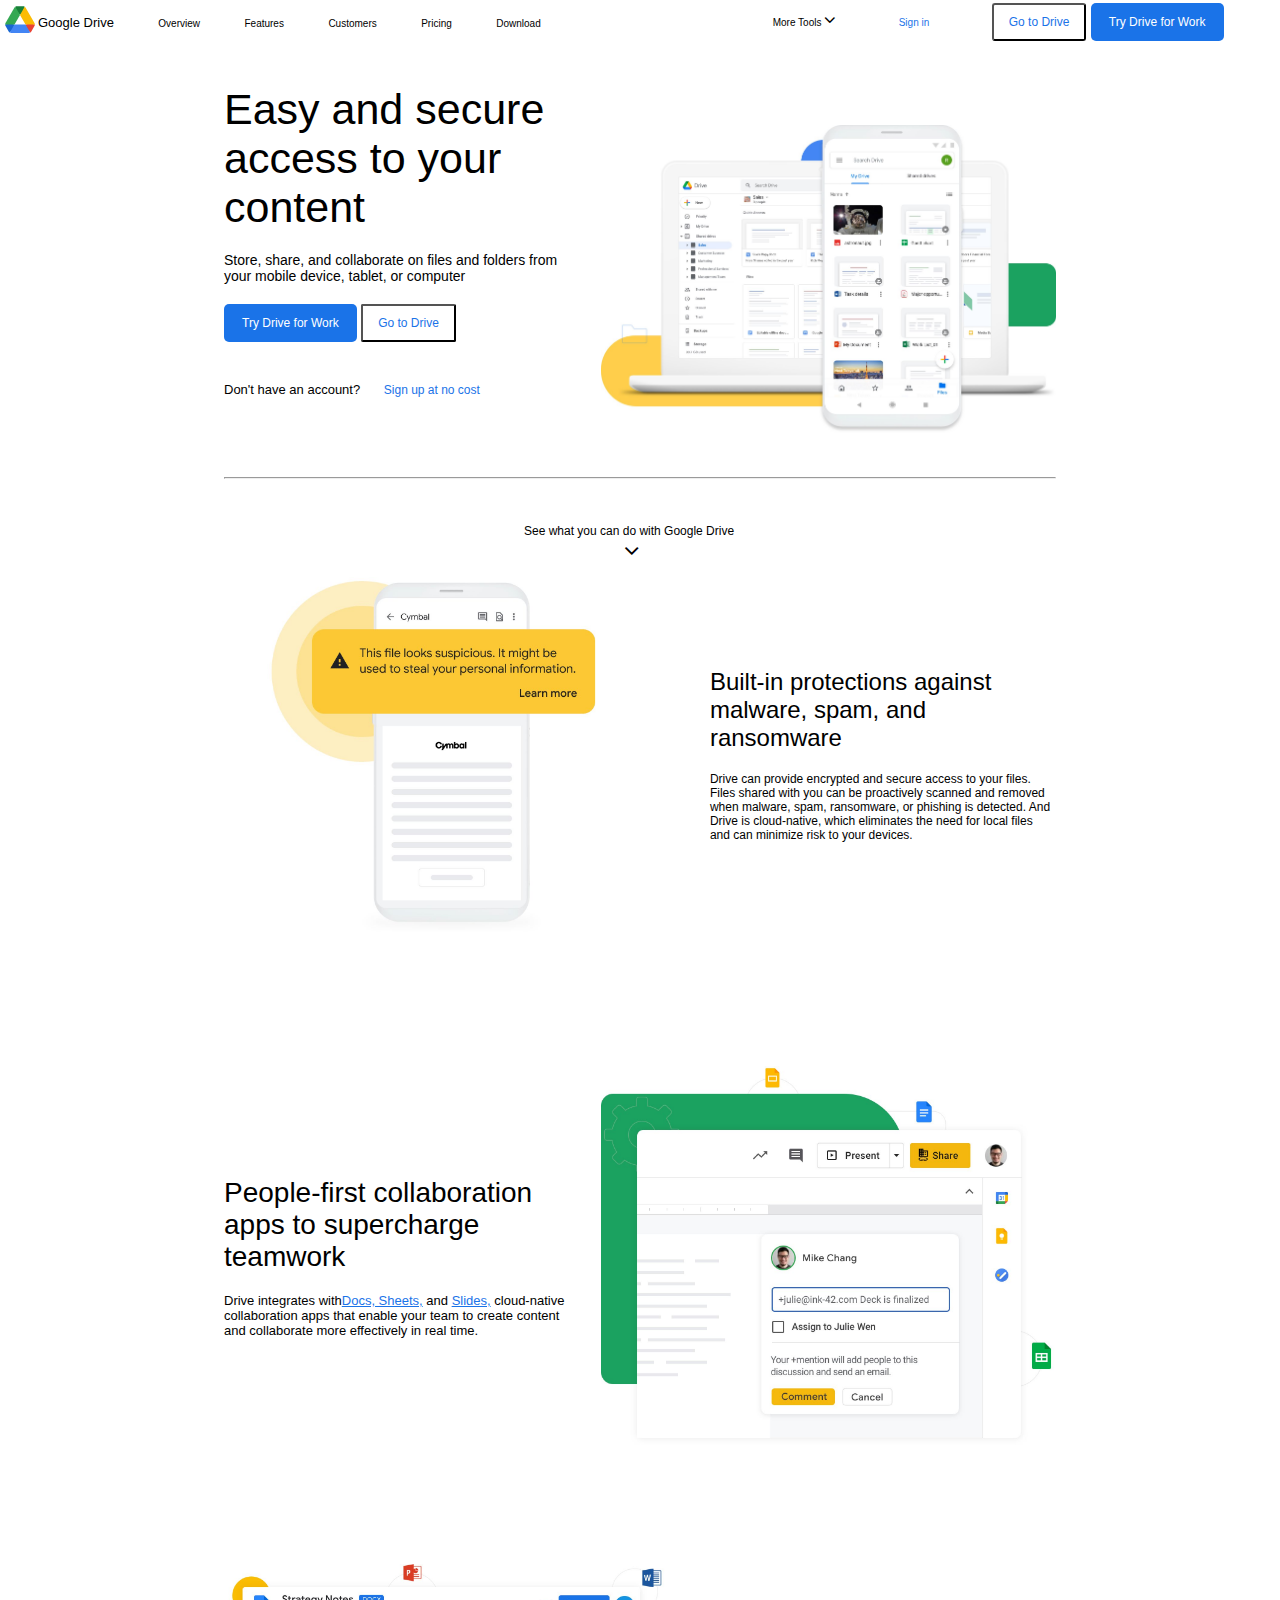
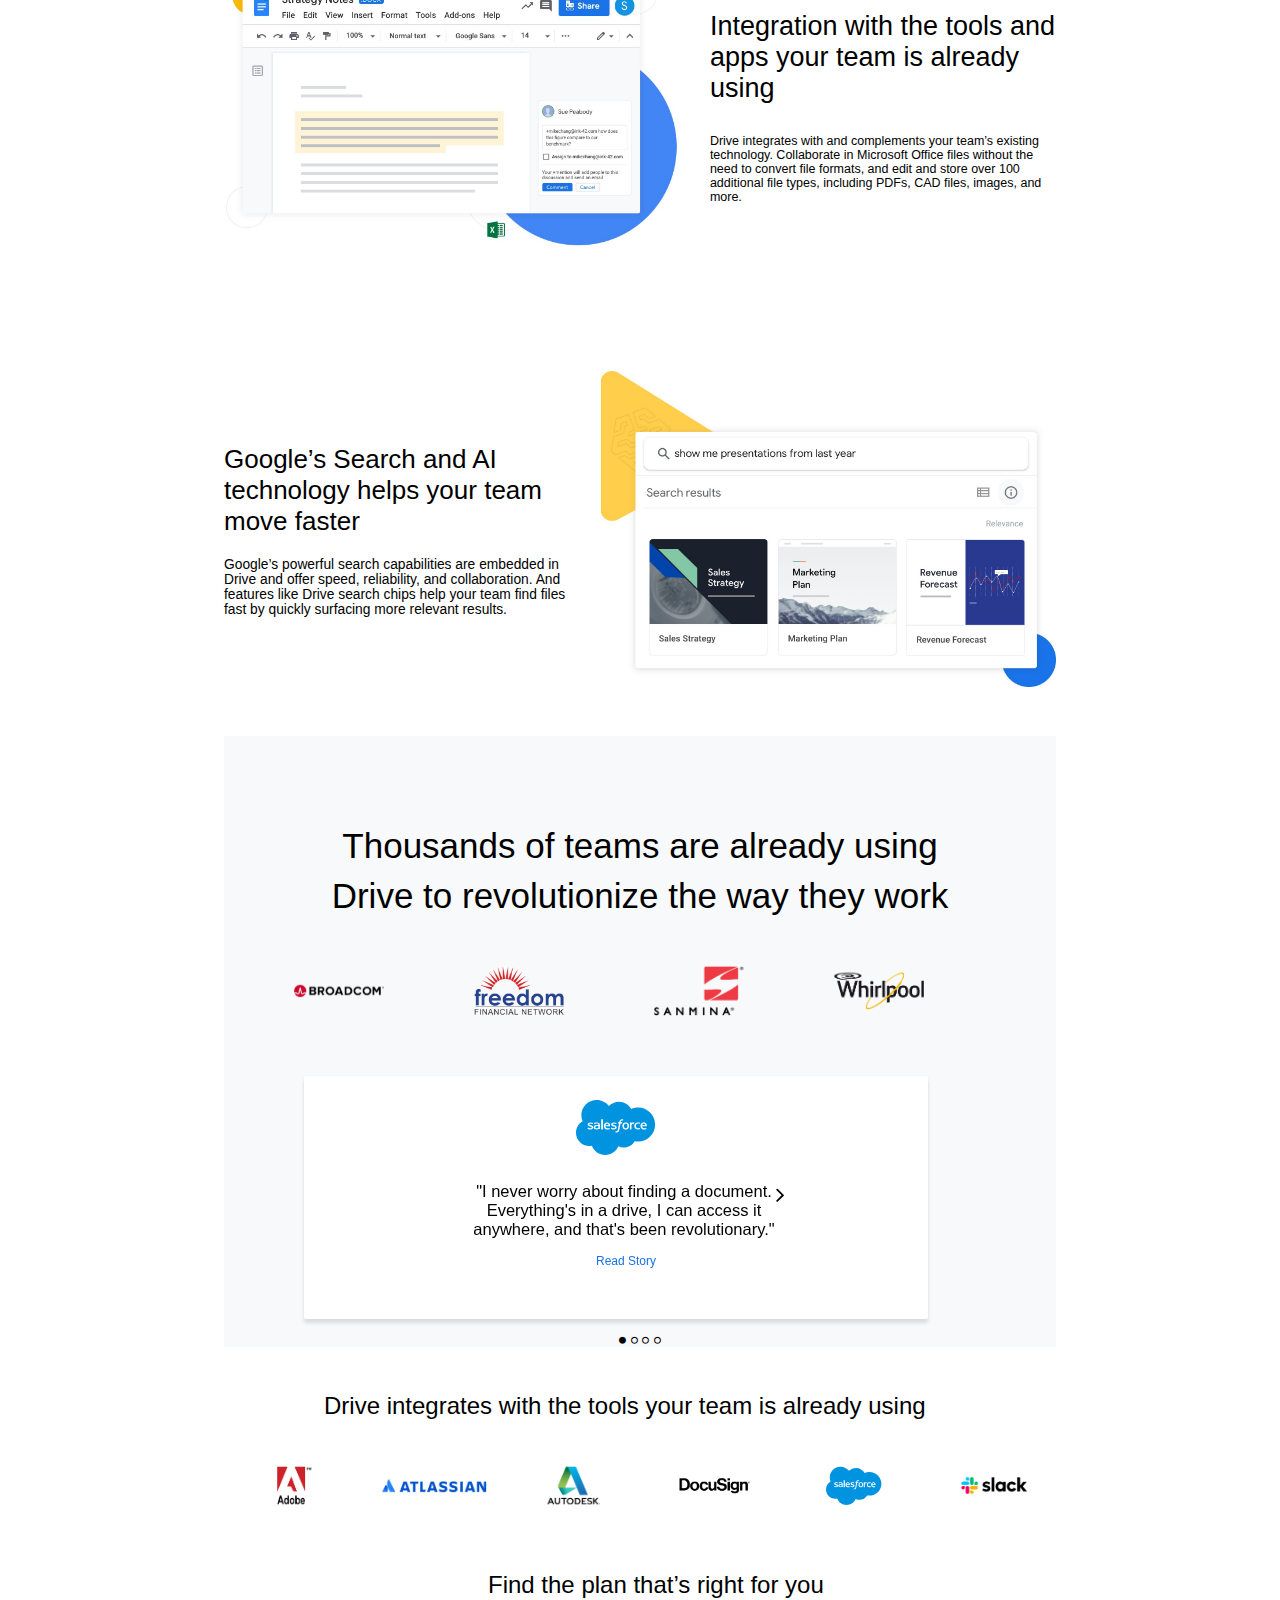
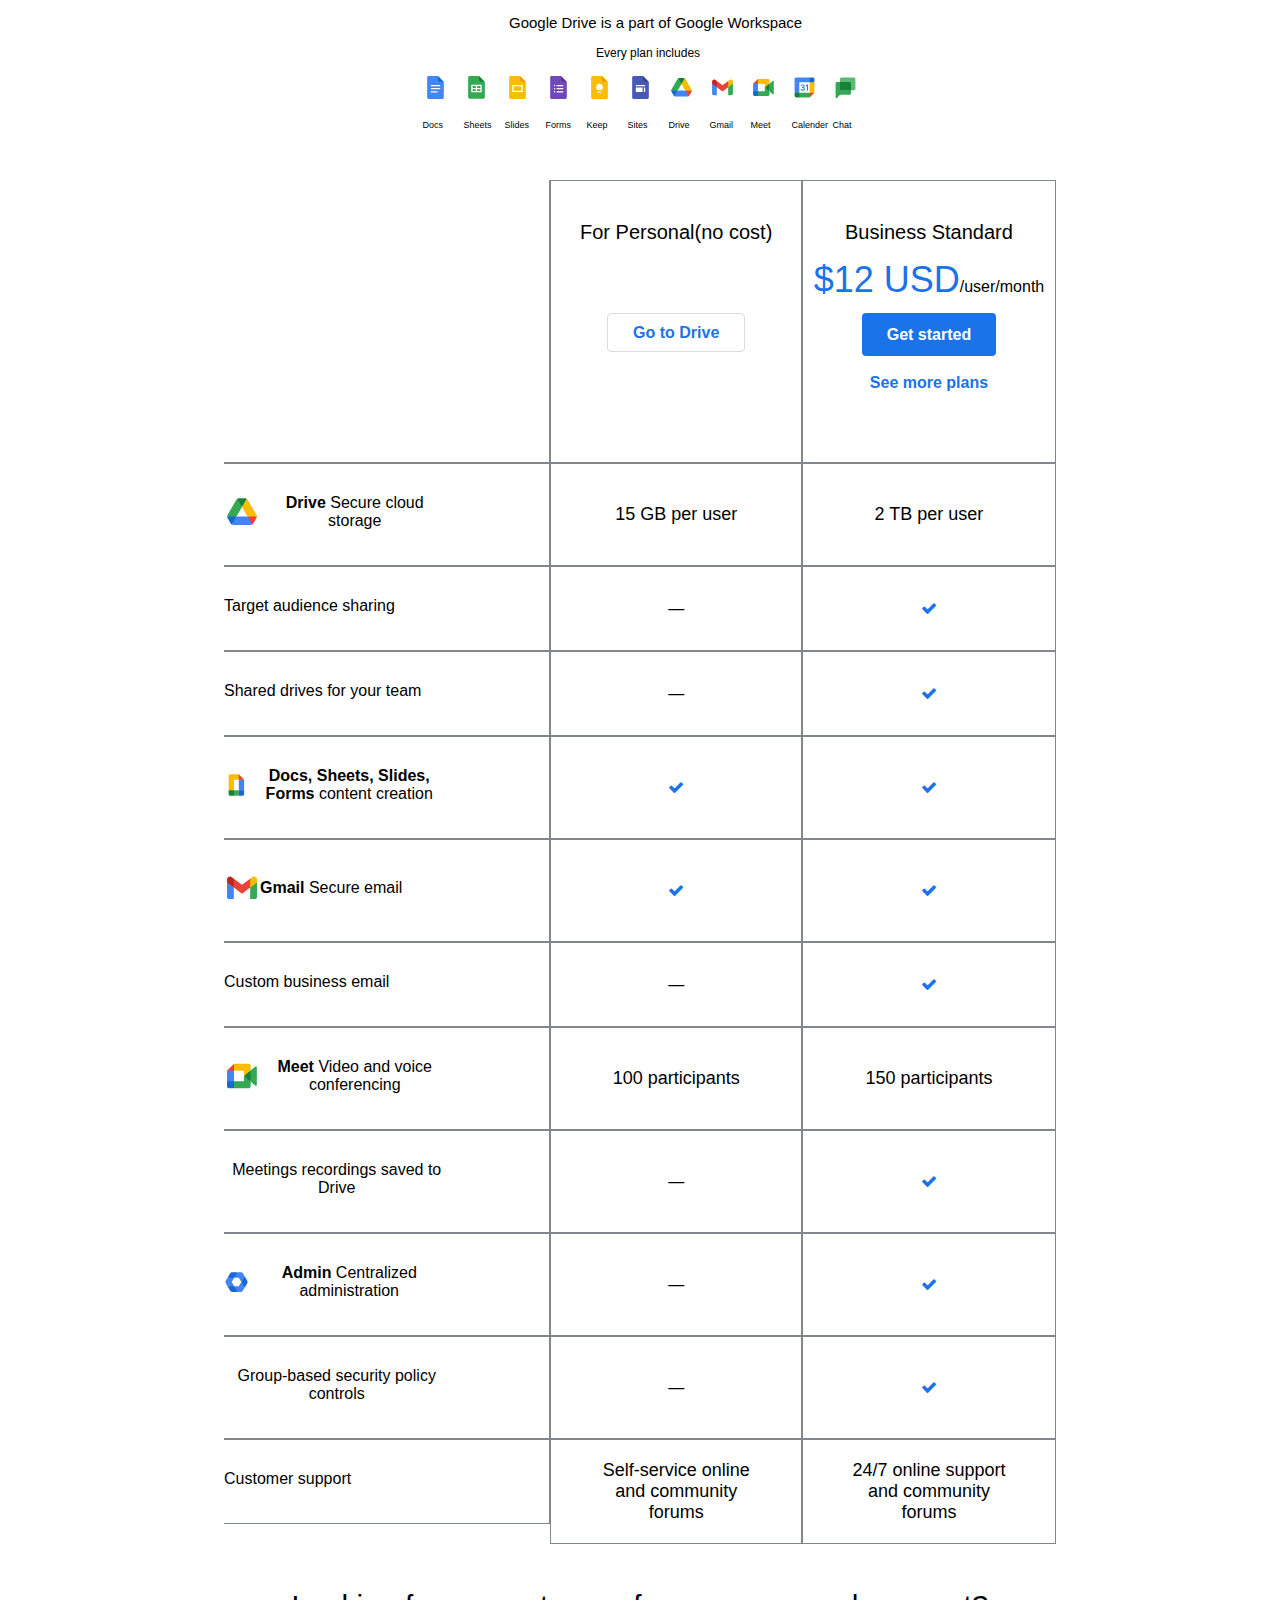
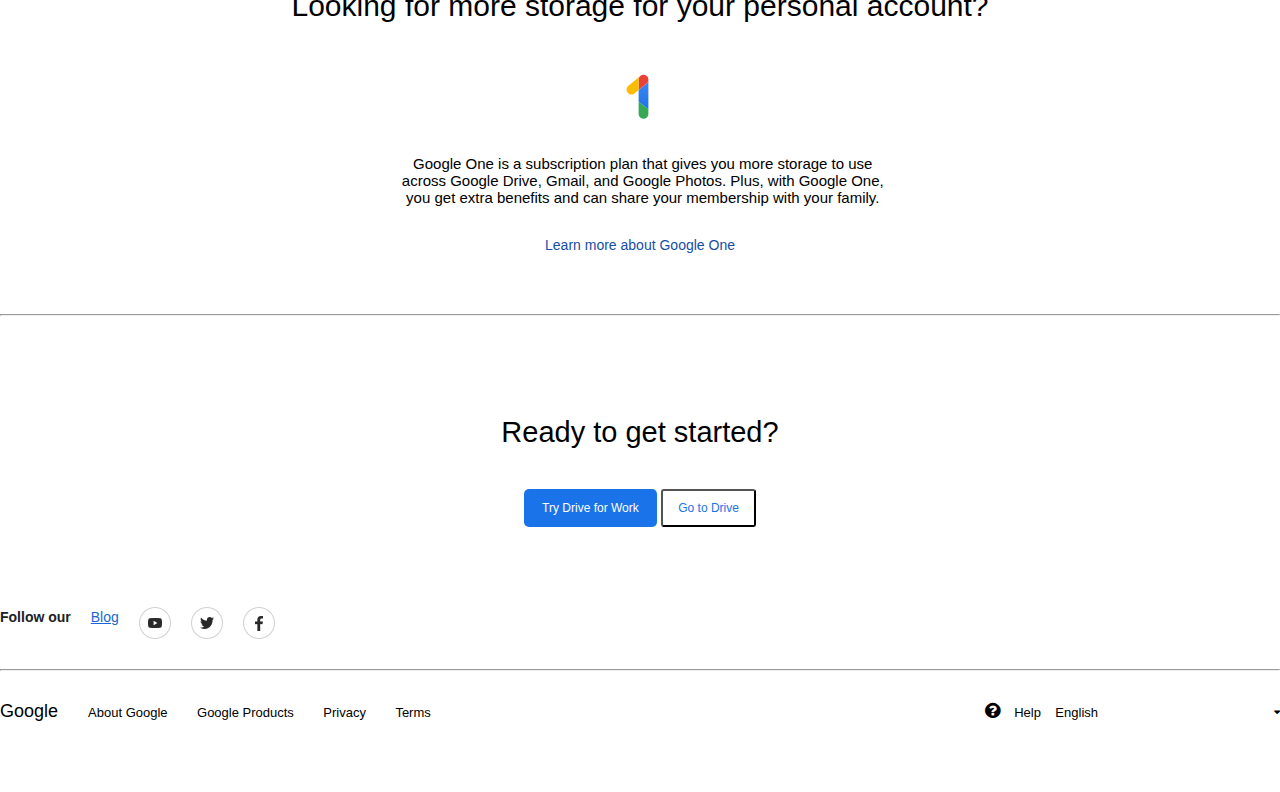
<file: images/index.html>
<!DOCTYPE html>
<html lang="en">
<head>
    <meta charset="UTF-8">
    <meta http-equiv="X-UA-Compatible" content="IE=edge">
    <meta name="viewport" content="width=device-width, initial-scale=1.0">
    <title>googledrive</title>
    <link rel="stylesheet" href="https://cdnjs.cloudflare.com/ajax/libs/font-awesome/4.7.0/css/font-awesome.min.css">
    <link rel="stylesheet" href="index.css">
</head>
<body>
    <!--nav section-->
    <nav class="navbar">
        <div class="logo">
            <img src="drive (1).svg" alt="logo">
        </div>
        <div class="nav-links">
            <div class="top-nav-links">
                <div class="top-nav-links-left">
                    <a href="" id="gdrv"> Google Drive</a>
                    <a href="">Overview</a>
                    <a href="">Features</a>
                    <a href="">Customers</a>
                    <a href="">Pricing</a>
                    <a href="../download/download.html">Download</a>
                </div>
                <div class="top-nav-links-right">
                    <a href="">More Tools <i style="font-size:18px" class="fa">&#xf107;</i></a>
                    <a href="" id="signin">Sign in</a>
                    <button id="btn1">Go to Drive</button>
                    <button id="btn2">Try Drive for Work</button>
                </div>
            </div>
        </div>    
    </nav>
    <div class="container">

        <!--first section-->
        <div class="banner1 margin-top">
            <div class="col-5">
                <div class="first-banner-text">
                    <h2>Easy and secure access to your content</h2>
                    <p id="first-banner-text-one">Store, share, and collaborate on files and folders from your mobile device, tablet, or computer</p>
                    <button id="btn-1">Try Drive for Work</button>
                    <button id="btn-2">Go to Drive</button>
                    <p id="dont">Don't have an account? <button id="signup">Sign up at no cost</button></p>
                    
                </div>
            </div>
            <div class="col-7">
                <div class="first-banner-img">
                    <img src="unnamedimg1.jpg" alt="pics">
                </div>
    
            </div>
        </div>
        <hr>
        <!--second section-->
        <div class="banner2 margin-top">
            <div banner2-txt>
                <p id="see">See what you can do with Google Drive </p>
            </div>
            <div id="fa-fa">
                <i style="font-size:24px" class="fa">&#xf107;</i>
            </div>
            
        </div>
        <div class="banner2-bottom">
            <div class="col-7">
                <div class="banner2-img">
                    <img src="unnamedimg2.jpg" alt="pics">
                </div>
            </div>
            <div class="col-5">
                <div class="banner2-text">
                    <h2>Built-in protections against malware, spam, and ransomware</h2>
                    <p id="banner2-text-2">Drive can provide encrypted and secure access to your files. Files shared with you can be proactively scanned and removed when malware, spam, ransomware, or phishing is detected. And Drive is cloud-native, which eliminates the need for local files and can minimize risk to your devices.</p>
                </div>
            </div>
        </div>

        <!--third section-->
        <div class="banner3 margin-top">
            <div class="col-5">
                <div class="banner3-text">
                    <h2>People-first collaboration apps to supercharge teamwork</h2>
                <p id="banner3-text-1">Drive integrates with<a href="" >Docs, Sheets,</a>  and <a href="" >Slides,</a> cloud-native collaboration apps that enable your team to create content and collaborate more effectively in real time.</p>
                </div>

            </div>
            <div class="col-7">
                <div class="banner3-img">
                    <img src="unnamedimg3.jpg" alt="pics">
                </div>
            </div>
        </div>

        <!--fourth section-->
        <div class="banner4 margin-top">
            <div class="col-7">
                <div class="banner4-img">
                    <img src="unnamedimg4.jpg" alt="pics">
                </div>
            </div>
            <div class="col-5">
                <div class="banner4-text">
                    <h2>Integration with the tools and apps your team is already using</h2>
                    <p id="banner4-text-1">Drive integrates with and complements your team’s existing technology. Collaborate in Microsoft Office files without the need to convert file formats, and edit and store over 100 additional file types, including PDFs, CAD files, images, and more.</p>
                </div>
            </div>
        </div>

        <!--fifth section-->
        <div class="banner5 margin-top">
            <div class="col-5">
                <div class="banner5-text">
                    <h2>Google’s Search and AI technology helps your team move faster</h2>
                <p id="banner5-text-1">Google’s powerful search capabilities are embedded in Drive and offer speed, reliability, and collaboration. And features like Drive search chips help your team find files fast by quickly surfacing more relevant results.</p>
                </div>

            </div>
            <div class="col-7">
                <div class="banner5-img">
                    <img src="unnamedimg5.jpg" alt="pics">
                </div>
            </div>
        </div>

        <!--sixth section-->
        <div class="banner6 margin-top">
            <div class="banner6-text">
                <h2>Thousands of teams are already using </h2>
                <h2>Drive to revolutionize the way they work</h2>
            </div>
            <div class="banner6-logo">
                <img src="Broadcom.svg" alt="Broadcom">
                <img src="logo_Freedom.svg" alt="Freedom">
                <img src="logo_Sanmina.svg" alt="sanmina">
                <img src="logo_Whirlpool.svg" alt="whirlpool">
            </div>
            <div class="banner6-section-2">
                <img src="logo-Salesforce.svg" alt="salesforce">
                <h3 id="neverworry">"I never worry about finding a document. Everything's in a drive, I can access it anywhere, and that's been revolutionary."<i style="font-size:24px" class="fa">&#xf105;</i></h3>
                <button id="read">Read Story</button>
            </div>
            <div class="icons">
                <i style="font-size:8px" class="fa">&#xf111;</i>
                <i style="font-size:8px" class="fa">&#xf10c;</i>
                <i style="font-size:8px" class="fa">&#xf10c;</i>
                <i style="font-size:8px" class="fa">&#xf10c;</i>
            </div>
        </div>

        <!--seventh section-->
        <div class="banner7 margin-top">
            <h2 id="drive">Drive integrates with the tools your team is already using</h2>
            <div class="banner7-images">
                <img src="logo-Adobe.svg" alt="adobe">
                <img src="logo-Atlassian.svg" alt="atlass">
                <img src="logo-Autodesk.svg" alt="auto">
                <img src="logo-Docusign.svg" alt="docu">
                <img src="logo-Salesforce.svg" alt="sales">
                <img src="logo-Slack.svg" alt="slack">
            </div>
        </div>

        <!--eight section-->
        <div class="banner8 margin-top">
            <div>
                <h2 id="find">Find the plan that’s right for you</h2>
                <h3 id="googledrive">Google Drive is a part of Google Workspace</h3>
                <p id="every">Every plan includes</p>
            </div>
            <div class="banner8-bottom-images">
                <img src="docs.svg" alt="docs">
                <img src="sheets.svg" alt="sheet">
                <img src="slides.svg" alt="slides">
                <img src="forms.svg" alt="forms">
                <img src="keep.svg" alt="keep">
                <img src="sites.svg" alt="sites">
                <img src="drive.svg" alt="drive">
                <img src="gmail.svg" alt="gmail">
                <img src="meet.svg" alt="meet">
                <img src="calendar.svg" alt="cal">
                <img src="chat.svg" alt="chat">
            </div>
            <div class="banner8-bottom-heading" >
                <p>Docs</p>
                <p>Sheets</p>
                <p>Slides</p>
                <p>Forms</p>
                <p>Keep</p>
                <p>Sites</p>
                <p>Drive</p>
                <p>Gmail</p>
                <p>Meet</p>
                <p>Calender</p>
                <p>Chat</p>
            </div>   
        </div>

        <!--table section-->
        <table>
            <tr>
                <th id="header1"></th>
                <th id="header2">
                    <div class="cost">
                        <h4>For Personal(no cost)</h4>
                    </div>
                    <div class="drive">
                        <a href="" id="drive">Go to Drive</a></th>
                    </div>
                <th id="header3"><h4>Business Standard</h4>
                    <div class="span">
                        <span id="span1">$12 USD</span><span id="span2">/user/month</span><br>
                    </div>
                    <a href="" id="team">Get started</a><br>
                    <div class="plan">
                        <a href="" id="plan">See more plans</a>
                    </div>
                </th>
            </tr>
            <tr>
                <td id="col1">
                    <img src="drive.svg" alt=""><span><B> Drive</B> Secure cloud storage</span>
                </td>
                <td id="col2"><p>15 GB per user</p></td>
                <td id="col3"><p>2 TB per user</p></td>
            </tr>
            <tr>
                <td id="col1">Target audience sharing</td>
                <td id="col2">&mdash;</td>
                <td id="col3"><i class="fa fa-check" aria-hidden="true" id="check"></i></td>
            </tr>
            <tr>
                <td id="col1">Shared drives for your team</td>
                <td id="col2">&mdash;</td>
                <td id="col3"><i class="fa fa-check" aria-hidden="true" id="check"></i></td>
            </tr>
            <tr>
                <td id="col1"><img src="docs-table.svg" alt=""><span><B>Docs, Sheets, Slides, Forms </B>content creation</span></td>
                <td id="col2"><i class="fa fa-check" aria-hidden="true" id="check"></i></td>
                <td id="col3"><i class="fa fa-check" aria-hidden="true" id="check"></i></td>
            </tr>
            <tr>
                <td id="col1"><img src="gmail.svg" alt=""><span><B>Gmail </B>Secure email</span></td>
                <td id="col2"><i class="fa fa-check" aria-hidden="true" id="check"></i></td>
                <td id="col3"><i class="fa fa-check" aria-hidden="true" id="check"></i></td>
            </tr>
            <tr>
                <td id="col1">Custom business email</td>
                <td id="col2">&mdash;</td>
                <td id="col3"><i class="fa fa-check" aria-hidden="true" id="check"></i></td>
            </tr>
            <tr>
                <td id="col1"><img src="meet.svg" alt=""><span><B>Meet </B>Video and voice conferencing</span></td>
                <td id="col2"><p>100 participants</p></td>
                <td id="col3"><p>150 participants</p></td>
            </tr>
            <tr>
                <td id="col1">Meetings recordings saved to Drive</td>
                <td id="col2">&mdash;</td>
                <td id="col3"><i class="fa fa-check" aria-hidden="true" id="check"></i></td>
            </tr>
            <tr>
                <td id="col1"><img src="security_administrations.svg" alt=""><span><B>Admin </B>Centralized administration</span></td>
                <td id="col2">&mdash;</td>
                <td id="col3"><i class="fa fa-check" aria-hidden="true" id="check"></i></td>
            </tr>
            <tr>
                <td id="col1">Group-based security policy controls</td>
                <td id="col2">&mdash;</td>
                <td id="col3"><i class="fa fa-check" aria-hidden="true" id="check"></i></td>
            </tr>
            <tr>
                <td id="col1">Customer support</td>
                <td id="col2"><p>Self-service online and community <br> forums</p></td>
                <td id="col3"><p>24/7 online support and community <br> forums</p></td>
            </tr>
        </table>

        <!--bottom section-->
        <div class="bottom-section margin-top">
            <div class="bottoms">
                <h2 id="looking">Looking for more storage for your personal account?</h2>
                <img src="logo_one_color_1x_web_48dp.png" alt="collogo">
            </div>
            <div class="bottom-text">
                <h4 id="googlee">Google One is a subscription plan that gives you more storage to use across Google Drive, Gmail, and Google Photos. Plus, with Google One, you get extra benefits and can share your membership with your family.</h4>
                <a href="" id="learnmore">Learn more about Google One</a>
            </div>
        </div>
    </div>
    <hr>

    <!--last section-->
    <div class="final">
        <h2 id="ready">Ready to get started?</h2>
        <button id="btn-10">Try Drive for Work</button>
        <button id="btn-20">Go to Drive</button>
    </div>

        <!-- footer --> 
        <footer class="margin-top">
            <div class="footer">
                    <div class="footer-top-left">
                        <h4>Follow our  </h4>
                        <a href="">Blog</a>
                        <img src="youtube.png" alt="youtube">
                        <img src="twitter.png" alt="twitter">
                        <img src="facebook.png" alt="facebook">
                    </div>
                    <div></div>
                    <hr>

                    <div class="footer-bottom-second">
                        <div class="footer-bottom-second-left">
                            <a href="" id="ggle">Google </a>
                            <a href="">About Google</a>
                            <a href="">Google Products</a>
                            <a href="">Privacy</a>
                            <a href="">Terms</a>
                        </div>
        
                        <div class="footer-bottom-second-right">
                           <div class="footer-bottom-second-rightqs">
                                
                                    <i class="fa fa-question-circle" style="font-size:18px"></i>
                                
                                <a href="">Help</a>
                                <a href="">English</a>
                           </div>
                            <div class="footer-bottom-second-right-text">
                                <div id="caret">
                                    <i class="fa fa-caret-down" style="font-size:11px"></i>
                                </div>
                            </div>
                        </div>
                    </div>
            </div>        

        </footer>
</body>
</html>
</file>
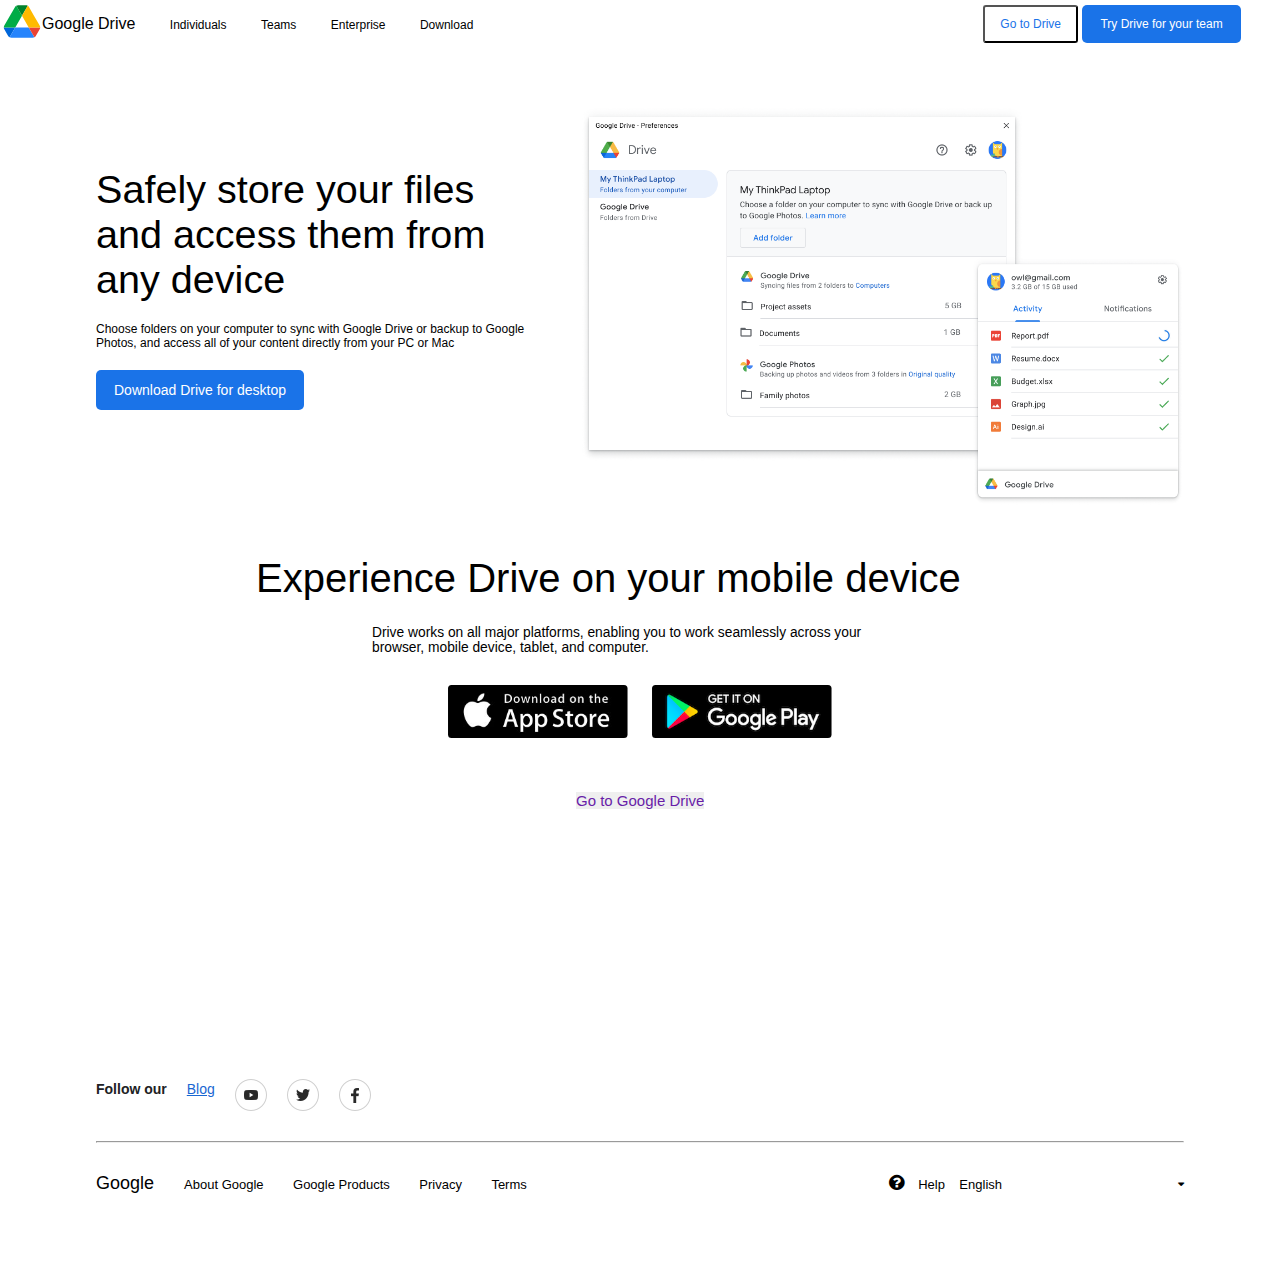
<file: download/download.html>
<!DOCTYPE html>
<html lang="en">
<head>
    <meta charset="UTF-8">
    <meta http-equiv="X-UA-Compatible" content="IE=edge">
    <meta name="viewport" content="width=device-width, initial-scale=1.0">
    <title>download</title>
    <link rel="stylesheet" href="https://cdnjs.cloudflare.com/ajax/libs/font-awesome/4.7.0/css/font-awesome.min.css">
    <link rel="stylesheet" href="download.css">
</head>
<body>
    <!--nav section-->
    <nav class="navbar">
        <div class="logo">
            <img src="Drive_Product_Icon.svg" alt="logo">
        </div>
        <div class="nav-links">
            <div class="top-nav-links">
                <div class="top-nav-links-left">
                    <a href="" id="gdrv"> Google Drive</a>
                    <a href="">Individuals</a>
                    <a href="">Teams</a>
                    <a href="">Enterprise</a>
                    <a href="">Download</a>
                </div>
                <div class="top-nav-links-right">
                    <button id="btn1">Go to Drive</button>
                    <button id="btn2">Try Drive for your team</button>
                </div>
            </div>
        </div>    
    </nav>
    <div class="container">

        <!--first section-->
        <div class="banner1 margin-top">
            <div class="col-5">
                <div class="first-banner-text">
                    <h2>Safely store your files and access them from any device</h2>
                    <p id="first-banner-text-one">Choose folders on your computer to sync with Google Drive or backup to Google Photos, and access all of your content directly from your PC or Mac</p>
                    <button id="btn-1">Download Drive for desktop</button>
                </div>
            </div>
            <div class="col-7">
                <div class="first-banner-img">
                    <img src="unnamed-download1.png" alt="pics">
                </div>
               
            </div>
        </div>
        <!--second section-->
        <div class="banner2 margin-top">
                <h2> Experience Drive on your mobile device </h2>
                <h3 id="drive">Drive works on all major platforms, enabling you to work seamlessly across your browser, mobile device, tablet, and computer.</h3>
                <div class="banner2-bottom-logo">
                    <img src="icon_AppleStore.svg" alt="pics" id="pichure1">
                    <img src="icon_GooglePlay.svg" alt="pics">
                </div>
                <button id="goto">Go to Google Drive</button>
        </div>


        <!-- footer --> 
        <footer class="margin-top">
            <div class="footer">
                    <div class="footer-top-left">
                        <h4>Follow our  </h4>
                        <a href="">Blog</a>
                        <img src="youtube.png" alt="youtube">
                        <img src="twitter.png" alt="twitter">
                        <img src="facebook.png" alt="facebook">
                    </div>
                    <div></div>
                    <hr>

                    <div class="footer-bottom-second">
                        <div class="footer-bottom-second-left">
                            <a href="" id="ggle">Google </a>
                            <a href="">About Google</a>
                            <a href="">Google Products</a>
                            <a href="">Privacy</a>
                            <a href="">Terms</a>
                        </div>
        
                        <div class="footer-bottom-second-right">
                           <div class="footer-bottom-second-rightqs">
                                
                                    <i class="fa fa-question-circle" style="font-size:18px"></i>
                                
                                <a href="">Help</a>
                                <a href="">English</a>
                           </div>
                            <div class="footer-bottom-second-right-text">
                                <div id="caret">
                                    <i class="fa fa-caret-down" style="font-size:11px"></i>
                                </div>
                            </div>
                        </div>
                    </div>
            </div>        

        </footer>

</body>
</html>
</file>
<file: images/index.css>
*{
    margin: 0px;
    padding: 0px;
}
body{
    font-family: Arial, Helvetica, sans-serif;
}
.navbar{
    display: flex;
/* justify-content: space-between; */
    align-items: center;
    top: 0px;
    position: fixed;
    padding: 2px 2px;
    background-color: #fff;
}
.navbar .logo{
    margin-right:0px;
    margin-bottom: 10px;
}

.top-nav-links{
    display: flex;
    align-items: center;
    margin-bottom: 10px;
}
.top-nav-links-left #gdrv{
    font-size: small;
}
.top-nav-links .top-nav-links-left{
    margin-right: 12em;
}
.top-nav-links .top-nav-links-left a{
    color: black;
    text-decoration: none;
    font-size: x-small;
    margin-right: 40px;
}

.top-nav-links .top-nav-links-right a{
    color: black;
    text-decoration: none;
    font-size: x-small;
    margin-right: 58px;
}
.top-nav-links-right #btn1{
    color: #1a73e8;
    background-color: #fff;
    font-size: 12px;
    box-sizing: border-box 0px;
    padding: 10px 15px;
    border-radius: 3px;
}
.top-nav-links-right #signin{
color: #1a73e8;
}
.top-nav-links-right #btn2{
    color: white;
    background-color:#1a73e8; ;
    font-size: 12px;
    border: none;
    padding: 12px 18px;
    border-radius: 5px;
}
.container{
    width: 65%;
    margin: 0 auto;
}
.margin-top{
    margin-top: 45px;
}
.banner1{
    display: flex; 
    justify-content: space-between; 
    align-items: center; 
    width: 100%;
    padding-top: 40px;
}
.col-7{width: 58.3%;}
.col-5{width: 41.6%;}

.first-banner-text h2{
    font-size: 43px;
    font-weight: 400;
    margin-bottom: 20px;
}
#first-banner-text-one{
    font-size: 14px;
}
.first-banner-img{
    margin-left: 30px;
}
.first-banner-img img{
    width: 100%;
}
.first-banner-text #btn-1{
    color: white;
    background-color:#1a73e8;
    font-size: 12px;
    border: none;
    padding: 12px 18px;
    border-radius: 5px;
    margin-top: 20px;
    margin-bottom: 40px;
}
.first-banner-text #btn-2{
    color: #1a73e8;
    background-color: #fff;
    padding: 10px 15px;
    border-radius: 2px;
    font-size: 12px;
}
.first-banner-text #dont{
font-size: small;

}
.first-banner-text #signup{
font-size: 12px;
border: none;
margin-left: 20px;
color: #1a73e8;
background-color: #fff;
margin-bottom: 80px;
}
.banner2 #see{
    margin-left: 25em;
    font-size: 12px;
}
.banner2-txt{
    margin-left: 25em;
}
#fa-fa{
    margin-left: 25em;
} 
.banner2-bottom{
    display: flex; 
    justify-content: space-between; 
    align-items: center; 
    width: 100%;
    margin-bottom: 80px;
}
.banner2-img{
    margin-right: 30px;
}
.banner2-img img{
    width: 100%;
}
.banner2-text h2{
    font-size: 24px;
    font-weight: 200;
    margin-bottom: 20px;
}
#banner2-text-2{
    font-size: 12px;
}
.banner3{
    display: flex; 
    justify-content: space-between; 
    align-items: center; 
    width: 100%;
    padding-top: 40px;
}
.banner3-text h2{
    font-size: 28px;
    font-weight: 200;
    margin-bottom: 20px;
}
#banner3-text-1{
    font-size: 13px;
}
.banner3-img{
    margin-left: 30px;
}
.banner3-img img{
    width: 100%;
}
#banner3-text-1 a{
    color: #1a73e8;
}
.banner4{
    display: flex; 
    justify-content: space-between; 
    align-items: center; 
    width: 100%;
    margin-bottom: 80px;
    padding-top: 70px;
}
.banner4-img{
    margin-right: 30px;
}
.banner4-img img{
    width: 100%;
}
.banner4-text h2{
    font-size: 27px;
    font-weight: 200;
    margin-bottom: 30px;
}
#banner4-text-1{
    font-size: 12.5px;
}
.banner5{
    display: flex; 
    justify-content: space-between; 
    align-items: center; 
    width: 100%;
    padding-top: 40px;
}
.banner5-text h2{
    font-size: 26px;
    font-weight: 200;
    margin-bottom: 20px;
}
#banner5-text-1{
    font-size: 13.8px;
}
.banner5-img{
    margin-left: 30px;
}
.banner5-img img{
    width: 100%;
}
.banner6{
    padding-top: 90px;
    background: rgb(248, 249, 250);
    text-align: center;
}
.banner6-text{
    margin-bottom: 50px;
}
.banner6-text h2{
    margin: 0px 100px;
    font-size: 35px;
    margin-bottom: 10px;
    font-weight: 100;
}
.banner6-logo{
    display: flex;
    padding-right: 10px;
    padding-bottom: 60px;
    
}
.banner6-logo img{
    height: auto;
    width: 90px;
    vertical-align: middle;
    display: inline-block;
    padding-right: 20px;
    padding-left: 20px;
    margin-left: 50px;
}
.banner6-section-2{
    width: 75%;
    margin-left: 80px;
    position: relative;
    border-radius: 2px;
    list-style: none;
    outline: 0px;
    overflow: hidden;
    box-shadow: rgba(0, 0, 0, 0.06) 0px 0px 2px 0px, rgba(0, 0, 0, 0.12) 0px 4px 4px 0px;
    background: rgb(255, 255, 255);
    padding-bottom: 50px;
}
#neverworry{
    font-size: 16.5px;
    font-weight: 400;
    margin-left: 20px;
    width: 50%;
    padding-left: 9em;
    display: flex;
    
}
.banner6-section-2 fa{
    padding-right: 15em;
}
.banner6-section-2 #read{
    font-size: 12px;
    border: none;
    margin-left: 20px;
    color: #1a73e8;
    background-color: #fff;
    margin-top: 15px;
    }
.icons{
    margin-top: 10px;
    margin-bottom: 10px;
}
.banner7{
    align-items: center;
}
.banner7 #drive{
    font-size: 24px;
    margin-left: 100px;
    font-weight: 100;
    margin-bottom: 30px;
}
.banner7-images{
    display: flex;
    width: 100%;
    margin-bottom: 50px;
}
.banner7-images img{
    width: 140px;
}
.banner8{
     align-items: center;
}
.banner8 #find{
    font-size: 24px;
    font-weight: 100;
    margin-left: 11em;
    margin-bottom: 15px;
}
.banner8 #googledrive{
    font-size: 15px;
    font-weight: 200;
    margin-left: 19em;
    margin-bottom: 15px;
}
.banner8 #every{
    font-size: 12px;
    font-weight: 400;
    margin-left: 31em;
    margin-bottom: 15px;
}
.banner8-bottom-images{
    display: flex;
    width: 100%;
    justify-content: center;
    margin-bottom: 20px;
}
.banner8-bottom-images img{
    width: 25px;
    margin: 0 8px;
}
.banner8-bottom-heading{
    display: flex;
    width: 100%;
    justify-content: center;
}
.banner8-bottom-heading p{
    width: 25px;
    margin: 0 8px;
    font-size: 9px;
    font-weight: 100;
    margin-bottom: 50px;
}
.header{
    display: table-row;
    vertical-align: inherit;
    border-color: inherit;
}
.top-content{
    display: flex;
    flex-wrap: wrap;
}
.top-content2{
text-decoration: border-right;
text-decoration: 
}
table{
    text-align: center;
    display: flex;
    justify-content: center;
    border-spacing: 0cm;
}
tr, th, td{
    border: 0.0001px solid #80868B;
    border-collapse: collapse;
    border-spacing: 0px;
    border-spacing: 0cm;
}
#header2 h4{
    font-size: 20px;
    font-weight: 400;
    margin-bottom: 0px;
    margin-top: 0px;
    align-items: flex-start;
}
.cost{
    margin-top: 40px;
    text-align: center;
    padding-bottom: 80px;
}
.drive{
    padding-bottom: 120px;
}
#header3 h4{
    font-size: 20px;
    font-weight: 400;
    margin-bottom: 15px;
    margin-top: 20px;  
}
#header3 #span1{
    color: #1A73E8;
    font-size: 36px;
    font-weight: 400;
}
#header3 #span2{
    font-weight: 400;
}
#header3 #team{
    font-size: 16px;
    padding:13px 25px;
    color:#FFFFFF;
    background-color: #1A73E8;
    height: 20px;
    border-radius: 4px;
    text-decoration: none;
}
#header3 #plan{
    text-decoration: none;
    color: #1A73E8;
}
.span{
    margin-bottom: 25px;
}
.plan{
    margin-top: 30px;
    margin-bottom: 50px;
}
#header2 #drive{
    font-size: 16px;
    padding:10px 25px;
    height: 20px;
    color:#1A73E8;
    background-color: #FFFFFF;
    border-radius: 4px;
    box-shadow: none;
    border: 0.2px solid #dadce0;
    font-weight: bold;
    text-decoration: none;
}
#col1{
    border-left: 0px;
    display: flex;
    vertical-align: center;
    align-items: center;
    padding-top: 30px;
    padding-bottom: 35px;
    font-size: 16px;
    padding-right: 100px;
}
#check{
    color: #1A73E8;
}
#col2 p{
    font-size: 18px;
    font-weight: 500;
    text-align: center;
    padding-left: 40px;
    padding-right: 40px;
    padding-top: 20px;
    padding-bottom: 20px;
}
#col3 p{
    font-size: 18px;
    font-weight: 500;
    text-align: center;
    padding-left: 40px;
    padding-right: 40px;
    padding-top: 20px;
    padding-bottom: 20px; 
}
#header1{
    border-left: 0px;
    border-top: 0px;
}
#looking{
    font-size: 30px;
    font-weight: 200;
    margin-top: 40px;
    text-align: center;
    margin-bottom: 50px;
}
.bottoms{
    text-align: center;
    margin-bottom: 30px;
}
.bottom-text{
    text-align: center;
}
#googlee{
    font-weight: 200;
    font-size: 15px;
    width: 61%;
    margin-left: 11em;
    margin-bottom: 30px;
}
#learnmore{
    color: #174ea6;
    text-decoration: none;
    font-size: 14px;
    padding-bottom: 60px;
    padding-top: 50px;
}
.bottom-text{
    margin-bottom: 60px;
}
.final{
    text-align: center;
    margin-top: 100px;
    margin-bottom: 5em;
}
#ready{
    font-size: 29px;
    font-weight: 200;
    margin-bottom: 40px;

}
#btn-10{
    color: white;
    background-color:#1a73e8; ;
    font-size: 12px;
    border: none;
    padding: 12px 18px;
    border-radius: 5px;
}
#btn-20{
    color: #1a73e8;
    background-color: #fff;
    font-size: 12px;
    box-sizing: border-box 0px;
    padding: 10px 15px;
    border-radius: 3px;
}
.footer-top-left{
    display: flex;
    color: rgb(32, 33, 36);
    cursor: auto;
    font-family: Roboto, Arial, Helvetica, sans-serif;
    font-size: 1em;
    font-style: normal;
    font-weight: 300;
    line-height: 1.444;
    overflow-wrap: break-word;
    background: rgb(255, 255, 255);
    margin: 0px;
    padding: 0px;
    margin-bottom: 30px;
}
.footer-top-left img{
    margin-left: 20px;
}
.footer-top-left a{
    font-size: 14px;
    color: rgb(25, 103, 210);
    margin-left: 20px;
}
.footer-top-left h4{
    font-size: 14px;
    margin-right: 10p;
}
.footer-bottom-second{
    display: flex;
    justify-content: space-between;
    align-items: center;
    margin-top: 30px;
    margin-bottom: 70px;
}
.footer-bottom-second-left #ggle{
    font-size: 18px;
    font-weight: 400;
}
.footer-bottom-second-left a{
    align-items: center;
    text-decoration: none;
    margin-right: 25px;
    color: black;
    font-size: 13px;
    font-weight: 400;
}
.footer-bottom-second-right{
    display: flex;
    justify-content: space-between;
}
.footer-bottom-second-rightqs a{
    text-decoration: none;
    color: black;
    font-size: 13px;
    margin-left: 10px;
    font-weight: 400;
}
#caret{
    margin-left: 11em;
}
</file>
<file: download/download.css>
*{
    margin: 0px;
    padding: 0px;
}
body{
    font-family: Arial, Helvetica, sans-serif;
}
.navbar{
    display: flex;
/* justify-content: space-between; */
    align-items: center;
    top: 0px;
    position: fixed;
    padding: 2px 2px;
    background-color: #fff;
}
.navbar .logo{
    margin-right:0px;
    margin-bottom: 10px;
}
.logo img{
    width: 40px;
}

.top-nav-links{
    display: flex;
    align-items: center;
    margin-bottom: 10px;
}
.top-nav-links-left #gdrv{
    font-size: 16px;
}
.top-nav-links .top-nav-links-left{
    margin-right: 30em;
}
.top-nav-links .top-nav-links-left a{
    color: black;
    text-decoration: none;
    font-size: 12px;
    margin-right: 30px;
}
.top-nav-links-right #btn1{
    color: #1a73e8;
    background-color: #fff;
    font-size: 12px;
    box-sizing: border-box 0px;
    padding: 10px 15px;
    border-radius: 3px;
}
.top-nav-links-right #signin{
color: #1a73e8;
}
.top-nav-links-right #btn2{
    color: white;
    background-color:#1a73e8; ;
    font-size: 12px;
    border: none;
    padding: 12px 18px;
    border-radius: 5px;
}
.container{
    width: 85%;
    margin: 0 auto;
}
.margin-top{
    margin-top: 45px;
}
.banner1{
    display: flex; 
    justify-content: space-between; 
    align-items: center; 
    width: 100%;
    padding-top: 60px;
}
.col-7{width: 58.3%;}
.col-5{width: 41.6%;}

.first-banner-text h2{
    font-size: 39.6px;
    font-weight: 400;
    margin-bottom: 20px;
}
#first-banner-text-one{
    font-size: 12px;
}
.first-banner-img{
    margin-left: 30px;
}
.first-banner-img img{
    width: 100%;
}
.first-banner-text #btn-1{
    color: white;
    background-color:#1a73e8;
    font-size: 14px;
    border: none;
    padding: 12px 18px;
    border-radius: 5px;
    margin-top: 20px;
    margin-bottom: 40px;
}
.banner2 h2{
    font-size: 40px;
    font-weight: 100;
    margin-left: 4em;
}
#drive{
    font-size: 13.8px;
    width: 50%;
    margin-top: 24px;
    font-weight: 100;
    margin-left: 20em;
    margin-bottom: 30px;
}
.banner2-bottom-logo{
    margin-left: 22em;
    margin-bottom: 50px;
}
.banner2-bottom-logo img{
    width: 180px;
}
#pichure1{
    margin-right: 20px;
}
#goto{
    color: rgb(104, 29, 168);
    cursor: pointer;
    border-style: none;
    margin-left: 32em;
    font-size: 15px;
    margin-bottom: 15em;
}
.footer-top-left{
    display: flex;
    color: rgb(32, 33, 36);
    cursor: auto;
    font-family: Roboto, Arial, Helvetica, sans-serif;
    font-size: 1em;
    font-style: normal;
    font-weight: 300;
    line-height: 1.444;
    overflow-wrap: break-word;
    background: rgb(255, 255, 255);
    margin: 0px;
    padding: 0px;
    margin-bottom: 30px;
}
.footer-top-left img{
    margin-left: 20px;
}
.footer-top-left a{
    font-size: 14px;
    color: rgb(25, 103, 210);
    margin-left: 20px;
}
.footer-top-left h4{
    font-size: 14px;
    margin-right: 10p;
}
.footer-bottom-second{
    display: flex;
    justify-content: space-between;
    align-items: center;
    margin-top: 30px;
    margin-bottom: 70px;
}
.footer-bottom-second-left #ggle{
    font-size: 18px;
    font-weight: 400;
}
.footer-bottom-second-left a{
    align-items: center;
    text-decoration: none;
    margin-right: 25px;
    color: black;
    font-size: 13px;
    font-weight: 400;
}
.footer-bottom-second-right{
    display: flex;
    justify-content: space-between;
}
.footer-bottom-second-rightqs a{
    text-decoration: none;
    color: black;
    font-size: 13px;
    margin-left: 10px;
    font-weight: 400;
}
#caret{
    margin-left: 11em;
}
</file>
